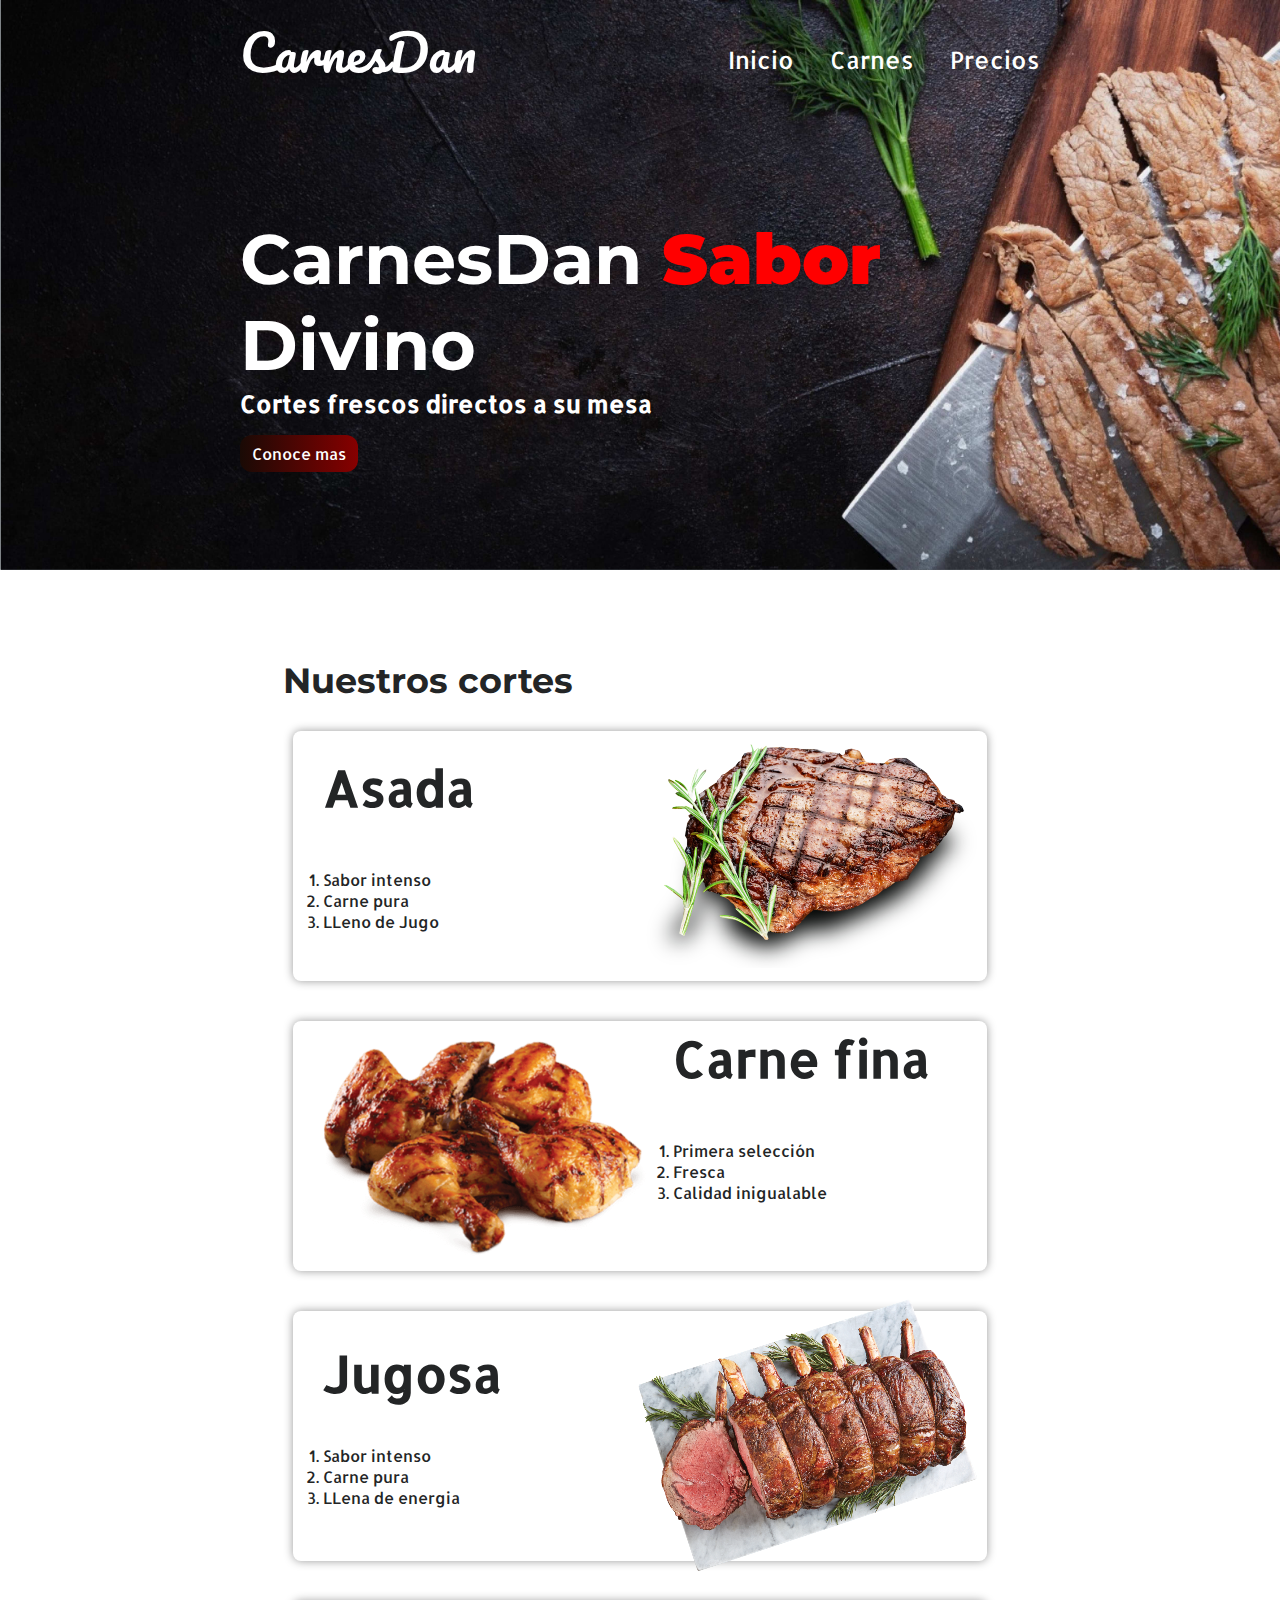
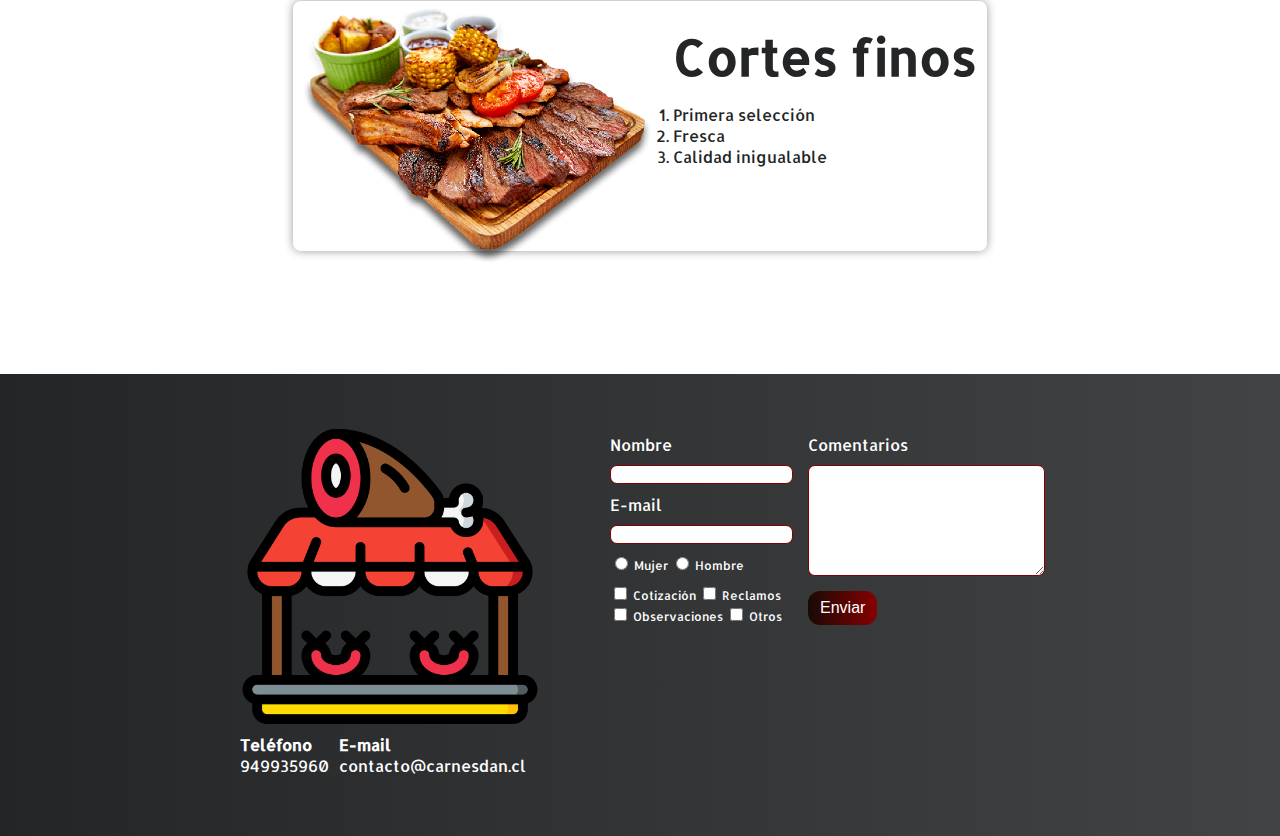
<file: index.html>
<!DOCTYPE html>
<html>

<head>
  <meta charset="utf-8" />

  <meta name="viewport" content="width=device-width, initial-scale=1.0, user-scalable=no" />
  <title>Carniceria - los mejores Cortes de Carnes</title>

  <link rel="preconnect" href="https://fonts.googleapis.com">
  <link rel="preconnect" href="https://fonts.gstatic.com" crossorigin>
  <link
    href="https://fonts.googleapis.com/css2?family=Allerta&family=Montserrat&family=Pacifico:wght@400;700&display=swap"
    rel="stylesheet">
  <link rel="shortcut icon" href="img/favicon.ico">

  <link rel="stylesheet" href="css/styles.css">
  <link rel="stylesheet" href="css/styles-responsive.css">
  <link rel="stylesheet" href="https://cdnjs.cloudflare.com/ajax/libs/font-awesome/6.0.0-beta3/css/all.min.css"
    integrity="sha512-Fo3rlrZj/k7ujTnHg4CGR2D7kSs0v4LLanw2qksYuRlEzO+tcaEPQogQ0KaoGN26/zrn20ImR1DfuLWnOo7aBA=="
    crossorigin="anonymous" referrerpolicy="no-referrer" />

</head>

<body>
  <!-- header -->
  <!-- estilos en linea <header style="background: brown;"></header> -->


  <section id="portada" class="portada">
    <!-- portada -->
    <header id="header" class="header contenedor">

      <figure class="logotipo">
        <!-- logotipo -->
        <!-- <img src="img/logo.png" width="60" alt="logo cafe" /> -->
        <span>CarnesDan</span>
      </figure>

      <span id="burguer-button" class="burguer-button">
        <i class="fas fa-bars"></i>
      </span>

      <nav id="menu" class="menu">
        <!-- menu -->
        <!-- ul es una lista desordenada -->
        <!-- ol es una lista ordenada -->
        <ul>
          <li><a href="index.html">Inicio</a></li>
          <li><a href="#cafes">Carnes</a></li>
          <li><a href="precios.html">Precios</a></li>
        </ul>
      </nav>

    </header>

    <div class="contenedor">
      <h1 class="titulo">CarnesDan <span>Sabor</span> <br>Divino</h1>
      <!--titulo-->
      <h3 class="title-a">Cortes frescos directos a su mesa</h3>
      <!--Botón-->
      <!-- <button class="button">Conoce mas</button> -->
      <a class="button" href="#cafes">Conoce mas</a>
    </div>

  </section>

  <section id="cafes" class="cafes contenedor">
    <!-- cafes -->
    <h2>Nuestros cortes</h2> <!-- titulo -->

    <article class="cafe granoscafe">
      <!-- cafe 1-->
      <img class="right" src="img/pngwing.com.png" width="350" alt="cafe expresso" />

      <div class="contenedor-cafe-a">
        <h3 class="title-b">Asada</h3>
        <ol>
          <li>Sabor intenso</li>
          <li>Carne pura</li>
          <li>LLeno de Jugo</li>
        </ol>
      </div>

    </article>

    <article class="cafe granoscafe">
      <!-- cafe 2-->
      <img class="left" src="img/pngwing.com (2).png" width="350" alt="granos de cafe" />

      <div class="contenedor-cafe-b">
        <h3 class="title-b">Carne fina</h3>
        <ol>
          <li>Primera selección</li>
          <li>Fresca</li>
          <li>Calidad inigualable</li>
        </ol>
      </div>

    </article>

    <article class="cafe granoscafe">
      <!-- cafe 3-->
      <img class="right2" src="img/pngwing.com (3).png" width="350" alt="cafe expresso" />

      <div class="contenedor-cafe-c">
        <h3 class="title-c">Jugosa</h3>
        <ol>
          <li>Sabor intenso</li>
          <li>Carne pura</li>
          <li>LLena de energia</li>
        </ol>
      </div>

    </article>

    <article class="cafe granoscafe">
      <!-- cafe 4-->
      <img class="left2" src="img/pngwing.com (4).png" width="350" alt="granos de cafe" />

      <div class="contenedor-cafe-d">
        <h3 class="title-d">Cortes finos</h3>
        <ol>
          <li>Primera selección</li>
          <li>Fresca</li>
          <li>Calidad inigualable</li>
        </ol>
      </div>

    </article>

  </section>

  <footer class="footer">
    <div class="contenedor">

      <div class="contacto">
        <img src="img/carniceria.png" alt="imagen footer" width="300" />

        <a href="tel:+56949935660"> <strong>Teléfono</strong> <span>949935960</span></a>

        <a href="mailto:contacto@cafedan.cl"> <strong>E-mail</strong> <span>contacto@carnesdan.cl</span> </a>
      </div>

      <form class="formulario">

        <div class="col1">
          <label for="nombre">Nombre</label>
          <input type="text" id="nombre" required name="nombre" />

          <label for="email">E-mail</label>
          <input type="email" id="email" required name="email" />

          <div class="generos">
            <label for="mujer">
              <input type="radio" id="mujer" name="genero" value="mujer" required> Mujer
            </label>

            <label for="hombre">
              <input type="radio" id="hombre" name="genero" value="hombre" required> Hombre
            </label>
          </div>

          <div class="intereses">

            <label for="cotizacion">
              <input type="checkbox" id="cotizacion" name="intereses[]" value="cotizacion"> Cotización
            </label>

            <label for="reclamos">
              <input type="checkbox" id="reclamos" name="intereses[]" value="reclamos"> Reclamos
            </label>

            <label for="observaciones">
              <input type="checkbox" id="observaciones" name="intereses[]" value="observaciones"> Observaciones
            </label>

            <label for="otros">
              <input type="checkbox" id="otros" name="intereses[]" value="otros"> Otros
            </label>
          </div>

        </div>

        <div class="col2">
          <label for="comentarios">Comentarios</label>
          <textarea name="" id="comentarios" cols="27" rows="7"></textarea>
          <input class="button" type="submit" value="Enviar">
        </div>

      </form>

    </div>

  </footer>
  <script src="js/menu.js"></script>
</body>

</html>
</file>
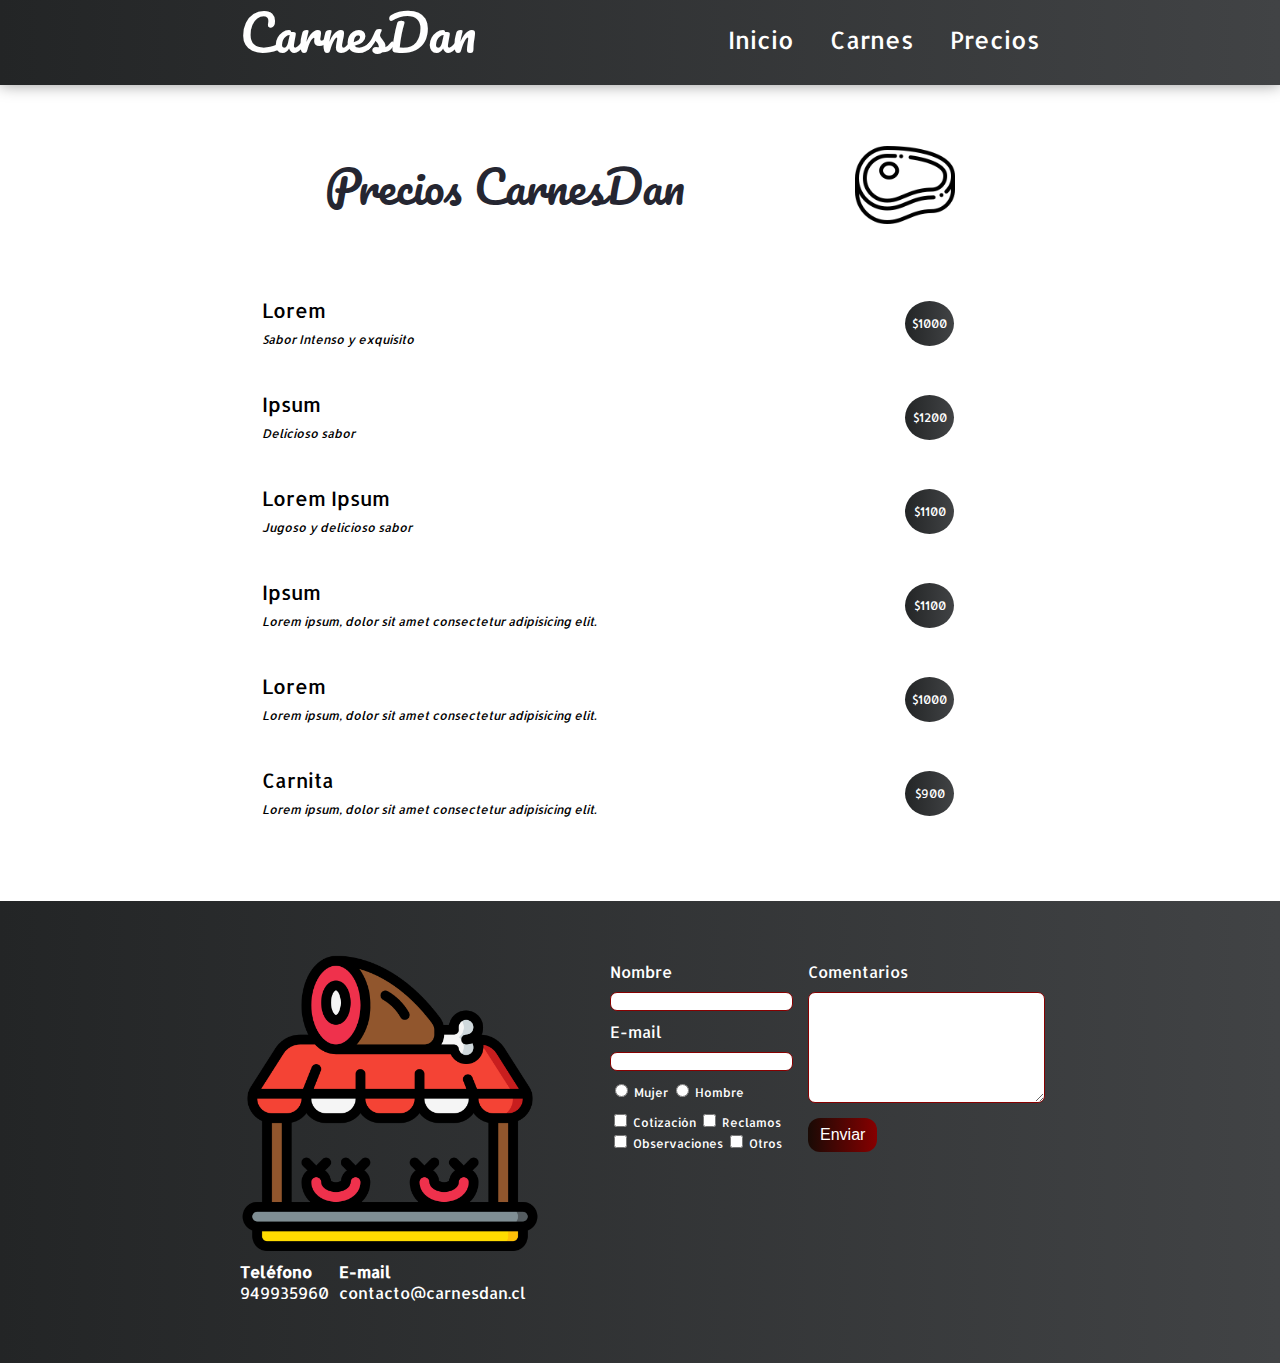
<file: precios.html>
<!DOCTYPE html>
<html lang="en">
<head>
  <meta charset="UTF-8">
  <meta name="viewport" content="width=device-width, initial-scale=1.0, user-scalable=no">
  <title>Carniceria - Precios de las carnes</title>

  <link rel="preconnect" href="https://fonts.googleapis.com">
  <link rel="preconnect" href="https://fonts.gstatic.com" crossorigin>
  <link href="https://fonts.googleapis.com/css2?family=Allerta&family=Montserrat&family=Pacifico:wght@400;700&display=swap" rel="stylesheet">

  <link rel="stylesheet" href="css/styles.css">
  <link rel="stylesheet" href="css/styles-responsive.css">
  <link rel="stylesheet" href="https://cdnjs.cloudflare.com/ajax/libs/font-awesome/6.0.0-beta3/css/all.min.css" integrity="sha512-Fo3rlrZj/k7ujTnHg4CGR2D7kSs0v4LLanw2qksYuRlEzO+tcaEPQogQ0KaoGN26/zrn20ImR1DfuLWnOo7aBA==" crossorigin="anonymous" referrerpolicy="no-referrer" />
</head>
<body>
  <!-- Header-->
    <header id="header" class="header background-general">
      <div class="contenedor">
        <figure class="logotipo">
          <!-- logotipo -->
          <!-- <img src="img/logo.png" width="60" alt="logo cafe" /> -->
          <span>CarnesDan</span>
        </figure>

        <span id="burguer-button" class="burguer-button">
          <i class="fas fa-bars"></i>
        </span>

        <nav id="menu" class="menu">
          <!-- menu -->
          <!-- ul es una lista desordenada -->
          <!-- ol es una lista ordenada -->
          <ul>
            <li><a href="index.html">Inicio</a></li>
            <li><a href="index.html#cafes">Carnes</a></li>
            <li><a href="precios.html">Precios</a></li>
          </ul>
        </nav>
      </div>
    </header>

  <!-- /Header-->
  
  <!-- Contenido -->
    <main>

      <section class="tabla">
        <div class="contenedor">
          <div class="titulo-precio">
            <span>Precios CarnesDan</span>
            <img src="img/carne-precio.png" alt="" width="100">
          </div>
          <table>
            <tbody>
              <tr>
                <td>Lorem <br> <i>Sabor Intenso y exquisito</i></td>
                <td> <div class="precio">$1000</div></td>
              </tr>
              <tr>
                <td>Ipsum <br> <i> Delicioso sabor </i></td>
                <td><div class="precio">$1200</div></td>
              </tr>
              <tr>
                <td>Lorem Ipsum <br> <i>Jugoso y delicioso sabor</i></td>
                <td><div class="precio">$1100</div></td>
              </tr>
              <tr>
                <td>Ipsum <br> <i>Lorem ipsum, dolor sit amet consectetur adipisicing elit.</i></td>
                <td><div class="precio">$1100</div></td>
              </tr>
              <tr>
                <td>Lorem <br> <i>Lorem ipsum, dolor sit amet consectetur adipisicing elit.</i></td>
                <td><div class="precio">$1000</div></td>
              </tr>
              <tr>
                <td>Carnita <br> <i>Lorem ipsum, dolor sit amet consectetur adipisicing elit.</i></td>
                <td><div class="precio">$900</div></td>
              </tr>
            </tbody>
          </table>
        </div>
       </section>
    </main>

  <!-- /Contenido -->

  <!-- Footer -->
  <footer class="footer">
    <div class="contenedor">

      <div class="contacto">
        <img src="img/carniceria.png" alt="imagen footer" width="300" />

        <a href="tel:+56949935660"> <strong>Teléfono</strong> <span>949935960</span></a>

        <a href="mailto:contacto@carnesdan.cl"> <strong>E-mail</strong> <span>contacto@carnesdan.cl</span> </a>
      </div>

      <form class="formulario">

        <div class="col1">
          <label for="nombre">Nombre</label>
          <input type="text" id="nombre" required name="nombre" />

          <label for="email">E-mail</label>
          <input type="email" id="email" required name="email" />

          <div class="generos">
            <label for="mujer">
              <input type="radio" id="mujer" name="genero" value="mujer" required> Mujer
            </label>

            <label for="hombre">
              <input type="radio" id="hombre" name="genero" value="hombre" required> Hombre
            </label>
          </div>

          <div class="intereses">

            <label for="cotizacion">
              <input type="checkbox" id="cotizacion" name="intereses[]" value="cotizacion"> Cotización
            </label>

            <label for="reclamos">
              <input type="checkbox" id="reclamos" name="intereses[]" value="reclamos"> Reclamos
            </label>

            <label for="observaciones">
              <input type="checkbox" id="observaciones" name="intereses[]" value="observaciones"> Observaciones
            </label>

            <label for="otros">
              <input type="checkbox" id="otros" name="intereses[]" value="otros"> Otros
            </label>
          </div>

        </div>

        <div class="col2">
          <label for="comentarios">Comentarios</label>
          <textarea name="" id="comentarios" cols="27" rows="7"></textarea>
          <input class="button" type="submit" value="Enviar">
        </div>

      </form>

    </div>

  </footer>
  <!-- /Footer -->
  <script src="js/menu.js"></script>
</body>
</html>

<!-- 
<table>
  <thead>
    <tr>
      <th>Productos</th>
      <th>Precios</th>
      <th>Descripción</th>
    </tr> 
  </thead>

  <tbody>
    <tr>
      <td>Capuchino</td>
      <td>$1000</td>
      <td>Sabor Intenso y exquisito</td>
    </tr>

    <tr>
      <td>Mocachino</td>
      <td>$750</td>
      <td>Delicioso cafe con sabor chocolate</td>
    </tr>

    <tr>
      <td>Vainilla Late</td>
      <td>$850</td>
      <td>Cremoso y delicioso cafe con sabor a Vainilla</td>
    </tr>
  </tbody>
</table> -->


<!-- Esto es un comentario -->
</file>
<file: css/styles.css>
/* 
font-family: 'Allerta', sans-serif;
font-family: 'Montserrat', sans-serif; 
*/
body {
  display: flex;
  flex-direction: column;
  min-height: 100vh;
  font-family: 'Allerta', sans-serif;
  margin: 0;
}

main {
  flex: 1;
}

.button {

  border: none;
  border-radius: 12px;
  background: #9c540c;
  color: white;
  cursor: pointer;
  font-size: 16px;
  /* 8px en top y bottom, 12px right y left */
  padding: 8px 12px;
  text-decoration: none;
  /* Arrancar de derecha y se va ir hacia la izquierda, colores degradado*/
  background: linear-gradient(to left, #870000, #190A05);

}

label {
  margin-top: 10px;
}

input,
textarea {
  outline: 0;
  border-radius: 7px;
  border: 1px solid #870000;
}

input:focus,
textarea:focus {
  background: #fcc3c3;
}

input[type='radio']:checked:after {
  width: 10px;
  height: 10px;
  border-radius: 15px;
  position: relative;
  background-color: #870000;
  content: '';
  display: inline-block;
  visibility: visible;
  border: 2px solid white;
}

input[type='checkbox']:checked:after {
  width: 10px;
  height: 10px;
  position: relative;
  background-color: #870000;
  content: '';
  display: inline-block;
  visibility: visible;
  border: 2px solid white;
}


/* Una buena practica tener estilos centralizados */
.contenedor {
  position: relative;
  max-width: 800px;
  margin: auto;
}

.background-general {
  background: linear-gradient(to right, #232526, #414345);
  box-shadow: 0 0 15px 0 rgba(0, 0, 0, 0.4);
  height: 85px;
  color: white;
}

.titulo {
  font-family: 'Montserrat', sans-serif;
  font-size: 70px;
  margin-top: 70px;
  margin-bottom: 0px;
}

.titulo span{
  font-family: 'Montserrat', sans-serif;
  font-size: 70px;
  font-weight: 900;
  margin-top: 70px;
  margin-bottom: 0px;
  color: #ff0000;
}


.title-a {
  margin-top: 0;
  font-size: 24px;
}

.title-b {
  font-size: 50px;
  margin-bottom: 50px;
}

.title-c {
  font-size: 50px;
  margin-bottom: 40px;
}

.title-d {
  font-size: 50px;
  margin-bottom: 0px;
}

.cafes {
  margin-top: 60px;
  margin-bottom: 60px;
  color: #232526;
}

/* SELECTOR DESCENDENTE */
.cafes h2 {
  font-family: 'Montserrat', sans-serif;
  font-size: 35px;
}

/* El background puede ser un color o imagen */

.portada {
  background-image: url('../img/wepik-20211113-224855.png');
  background-size: cover;
  color: white;
  padding: 20px;
  height: 530px;
}

.portada button {
  margin-bottom: 70px;
}

.menu {
  display: inline-block;
  font-size: 24px;
  position: absolute;
  right: 0;
}

.menu a {
  color: white;
  text-decoration: none;
}

.menu li {
  display: inline-block;
  margin-left: 30px;
}

.logotipo {
  display: inline-block;
  font-family: 'Pacifico', cursive;
  font-size: 50px;
  margin-left: 0;
  margin-top: -12px
}


.header {
  position: relative;
}

.footer {
  background: linear-gradient(to right, #232526, #414345);
  padding: 50px 10px;
  margin-bottom: 0;
}

.cafe {
  padding: 10px;
  margin: 10px 10px 40px 10px;
  /* border: 1px solid #412B19; */
  /* overflow: hidden;  para que no desborden nuestras imagenes*/
  border-radius: 8px;
  box-shadow: 0 0 10px 0 rgba(0, 0, 0, 0.4);
}

.cafe ol {
  padding: 0;
}

.cafe.granoscafe {
  height: 230px;
}

.right {
  float: right;
  position: relative;
  top: -10px;
}

.left {
  float: left;
  position: relative;
  top: -70px;
}

.right2 {
  float: right;
  position: relative;
  top: -83px;
}

.left2 {
  float: left;
  position: relative;
  top: -50px;
}

.contenedor-cafe-a {
  position: relative;
  bottom: 36px;
  padding-left: 20px;
}

.contenedor-cafe-b {
  position: relative;
  bottom: 55px;
  margin-left: 370px;
}

.contenedor-cafe-c {
  position: relative;
  bottom: 40px;
  padding-left: 20px;
}

.contenedor-cafe-d {
  position: relative;
  bottom: 37px;
  margin-left: 370px;
}

.contacto {
  display: flex;
  width: 300px;
  flex-wrap: wrap;
}

.contacto img {
  display: block;
}

.contacto strong {
  display: block;
}

.contacto a {
  color: white;
  text-decoration: none;
  /*TOP, RIGHT BOTTOM, LEFT*/
  margin: 10px 10px 10px 0;
}

.footer .contenedor {
  display: flex;
  justify-content: space-between;
}

.formulario {
  display: flex;
  color: white;
  width: 430px;
  /* padding-top: 50px;
  padding-right: 10px;
  padding-left: 10px;
  padding-bottom: 50px; */

  /* padding: 50px 10px;  */
}

/* Esto es un comentario*/
/* vamos darle estilos a las clases col1 y col2 */

.col1,
.col2 {
  display: flex;
  flex-direction: column;
}

.col1 {
  margin-right: 15px;
}

.col2 {
  align-items: flex-start;
}

.col2 .button {
  margin-top: 15px;
}

.intereses label {
  font-size: 12px;
}

.formulario label,
.generos,
.intereses {
  margin-bottom: 10px;
}

.generos {
  margin-top: 10px;
  font-size: 12px;
}

/* Tablas */

table {
  width: 100%;
  /* toma el 100% de tu padre contenedor que tiene los 800px */
  margin-bottom: 60px;
}

th {
  background-color: #232526;
  color: white;
  padding: 10px 20px;
}

td {
  padding: 20px;
}

table,
td,
th {
  font-size: 20px;
  border: 0;
  /* border: 1px solid #C29B61;
  border-collapse: collapse; */
}

i {
  font-size: 12px;
}

.precio {
  font-size: 12px;
  padding: 15px 7px;
  width: 35px;
  color: white;
  text-align: center;
  background: linear-gradient(to right, #232526, #414345);
  border-radius: 50%;
}

.titulo-precio {
  display: flex;
  justify-content: space-around;
  align-items: center;
  color: #252631;
  font-size: 45px;
  font-family: 'Pacifico', cursive;
  margin-top: 20px;
  margin-bottom: 40px;
}

.tabla {
  margin: 50px 0;

}
</file>
<file: css/styles-responsive.css>
.burguer-button {
  width: 40px;
  border-radius: 50%;
  line-height: 35px;
  height: 40px;
  text-align: center;
  background: linear-gradient(to left, #870000, #190A05);
  display: inline-block;
  position: fixed;
  left: 20px;
  top: 20px;
  z-index: 3;
  display: none;
}


/* INICIO DE TABLET */

/* 768 para tables y esta dentro de los 800px que vamos a trabajar */
@media screen and (max-width: 800px) {
  /* Portada */
  .titulo {
    font-size: 45px;
    margin-top:0;
  }
  .title-a {
    font-size: 18px;
  }
  .portada {
    height: auto;
  }

  .portada .button {
    margin-bottom: 30px;
    display: inline-block;
  }
  /* fin de Portada */

  /* Cafes */
  .cafes {
    text-align: center;
    margin: 0;
  }
  .right, .left, .right2, .left2 {
    float: none;
    position: static;
  }

  .contenedor-cafe-a {
    position: static;
    padding:0;
  }

  .contenedor-cafe-b {
    margin: 0;
    position: static;
  }

  .contenedor-cafe-c {
    position: static;
    padding:0;
  }
  .contenedor-cafe-d {
    margin: 0;
    position: static;
  }

  .cafe.granoscafe {
    height: auto;
  }

  .cafe li {
    list-style: none;
  }

  .title-b {
    margin: 0;
  }

  .title-c {
    margin: 0;
  }

  .title-d {
    margin: 0;
  }
  /* Fin de Cafes*/

}

/* FIN DE TABLET */

/* Cualquier dimension que sea inferior a 767 vamos a cambiar al footer*/

@media screen and (max-width: 767px) {
  /* footer */
  textarea {
    width: 100%;
  }
  .footer .contenedor {
    display: block;
  }

  .footer img {
    width: 250px;
  }
  .contacto {
    display: flex;
    justify-content: center;
    margin: 0 auto;
  }

  .generos label {
    font-size: 16px;
  }

  .intereses label {
    display: block;
    font-size: 16px;
  }

  .formulario {
    display: block;
    width: 300px;
    margin: 0 auto;
  }

  .formulario .button {
    width: 100%;
    box-shadow: 0 0 10px 0 rgba(0,0,0, 0.24);
  }

  .col1 {
    margin: 0;
  }

  /* selectores de atributo*/
  input[type="text"],
  input[type="email"] {
    font-size: 16px;
    padding: 5px;
  }

  input[type="radio"],
  input[type="checkbox"] {
    position: relative;
    top: 3px;
    zoom: 1.5;
  }


  /* fin del footer */
}

@media screen and (max-width: 650px) {
  .header{
    text-align: center;
  }
  .logotipo {
    margin: 0;
  }
  .menu {
    position: static;
    display: block;
  }
  .menu li:first-child {
    margin: 0;
  }

  .menu ul {
    padding: 0;
  }
}

/* Celulares */
@media screen and (max-width: 500px) {

  /* PORTADA */
  .portada .button {
    display: block;
  }

  .burguer-button {
    display: block;
  }
  
  .portada .contenedor {
    position: static;
  }
  /*PAGINA DE PRECIOS*/
  .header {
    position: static;
  }
  .header .contenedor {
    position: static;
  }
  .titulo-precio {
    font-size: 32px;
  }

  .titulo-precio img {
    width: 60px;
  }

  /* FIN PAGINA DE PRECIOS*/
  .menu {
    /* border: 1px solid tomato; */
    position: fixed;
    left: -100%;
    top: 0;
    right:0;
    bottom:0;
    z-index: 2;
    background-color: rgba(73, 15, 15, 0.8);
    width: 100%;
    display: flex;
    align-items: center;
    transition: .3s;
  }

  .menu.active {
    left:0;
  }
  .menu li {
    display: block;
    margin: 0;
    padding: 8px 0;
    border-bottom: 1px solid white;
  }

  .menu ul {
    flex: 1; /* hace que los items home, cafes y precios tomen todo el ancho de la pantalla */
  }

  .menu li:first-child {
    border-top: 1px solid white;
  }

  .portada {
    text-align: center;
  }

  .titulo {
    font-size: 35px;
  }
  .title-a {
    font-size: 15px;
  }
  /* FIN DE PORTADA */

  /* CAFES */
  .cafe img {
    width: 200px;
  }

  .title-b {
    font-size: 30px;
  }

  .title-c {
    font-size: 30px;
  }

  .title-d {
    font-size: 30px;
  }
  /* FIN CAFES*/
}


/* Fin de Celulares */
</file>
